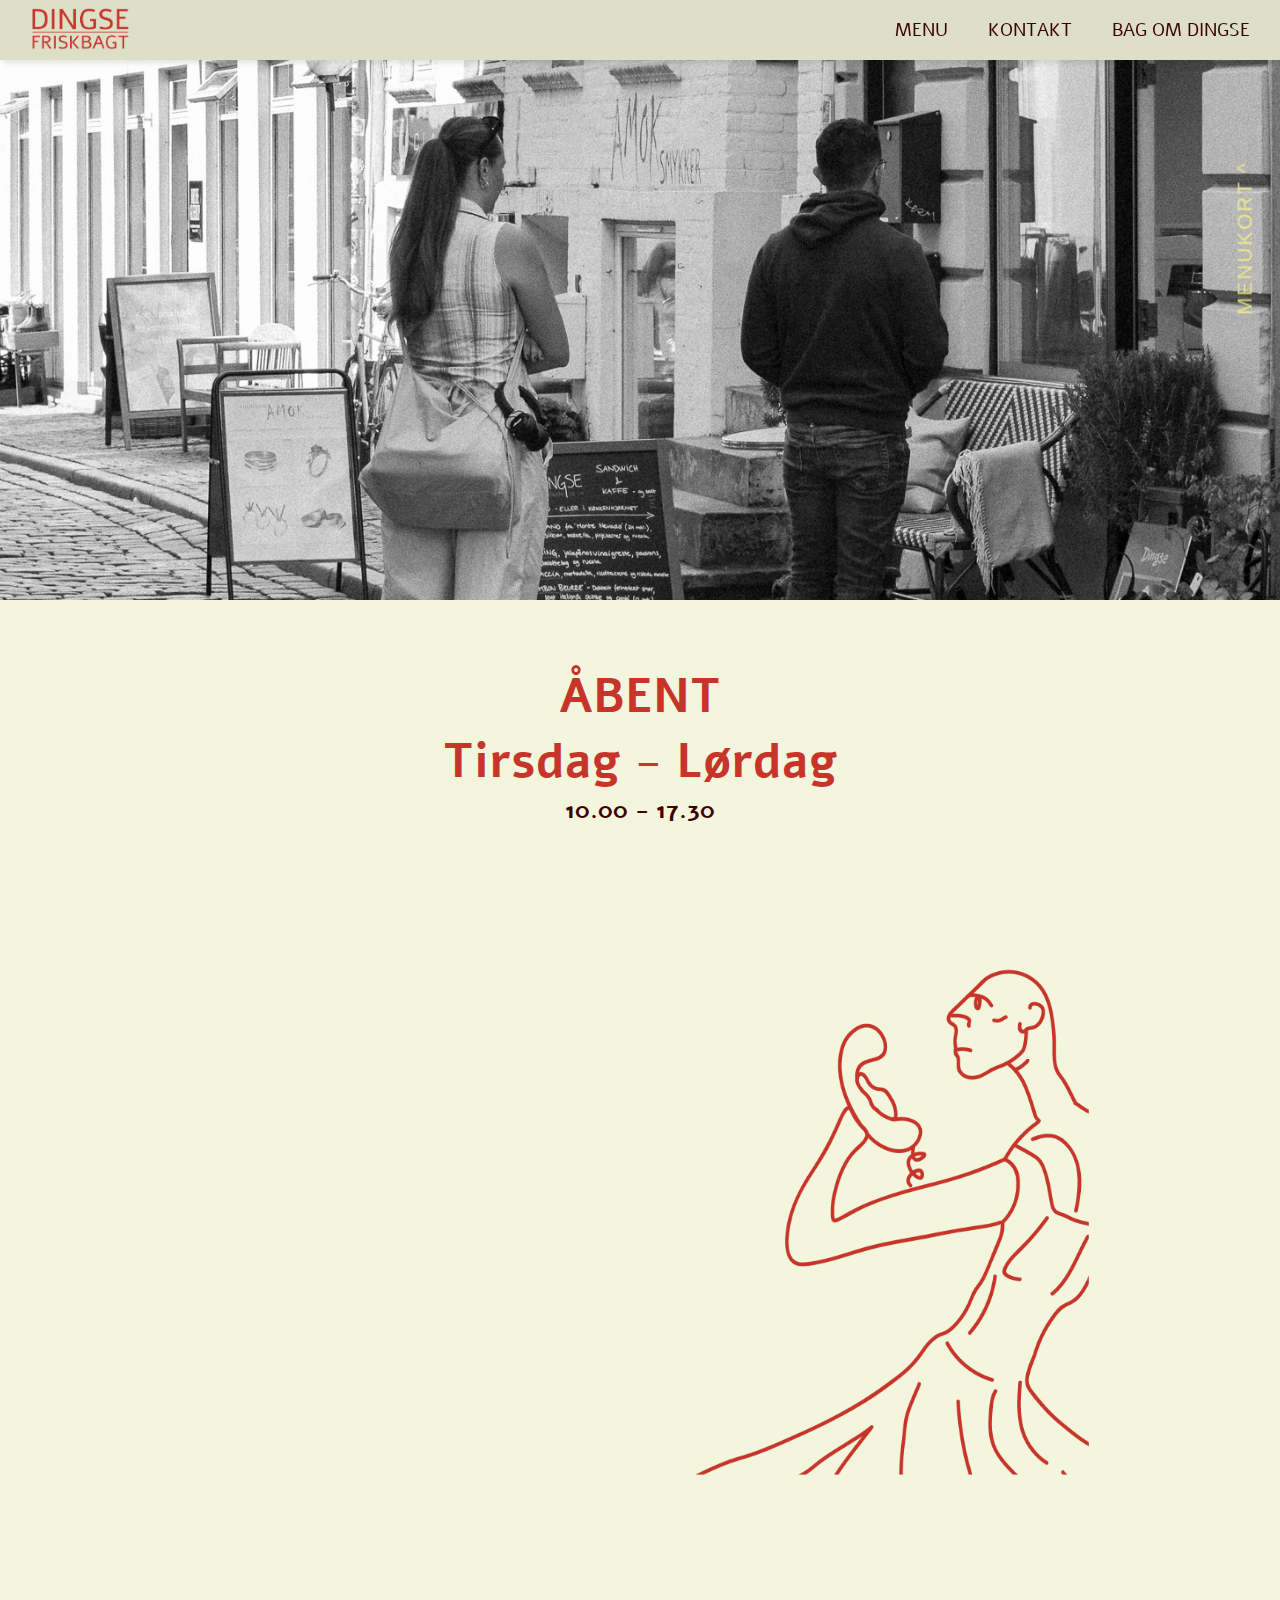
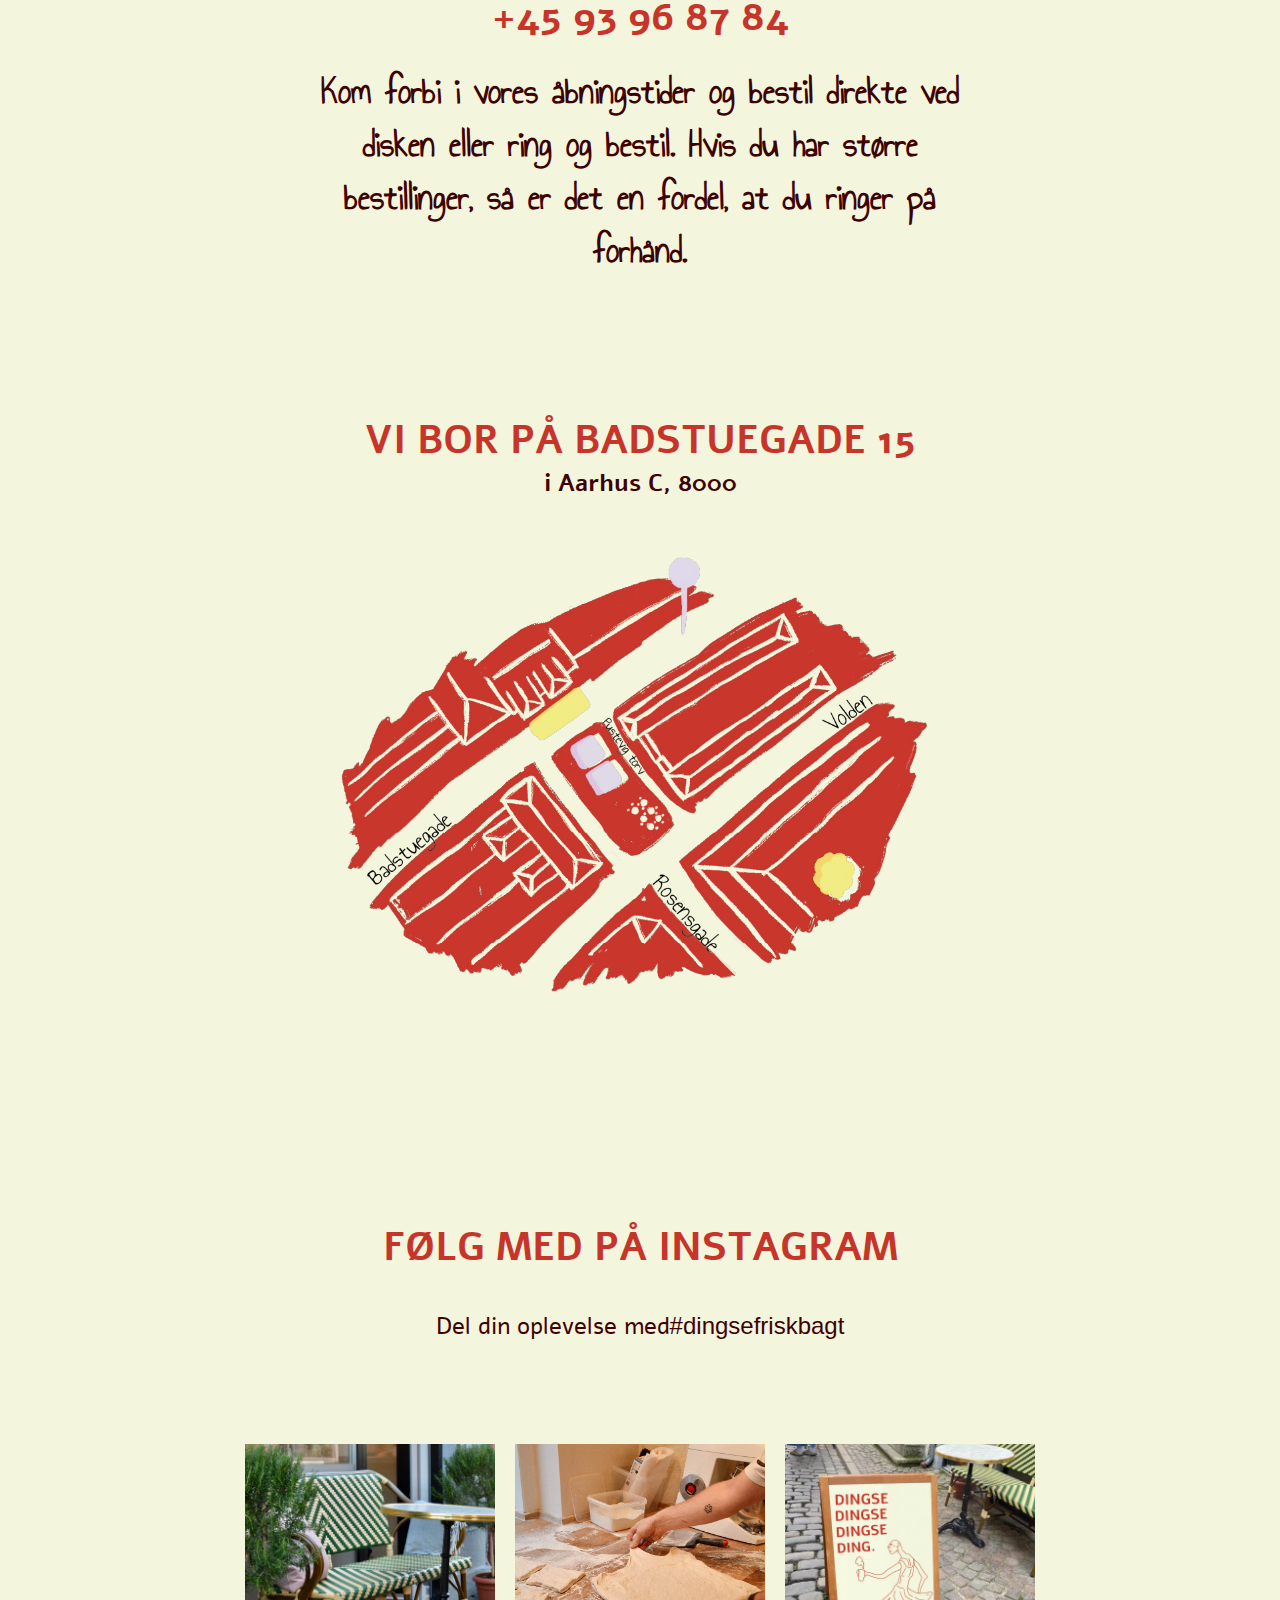
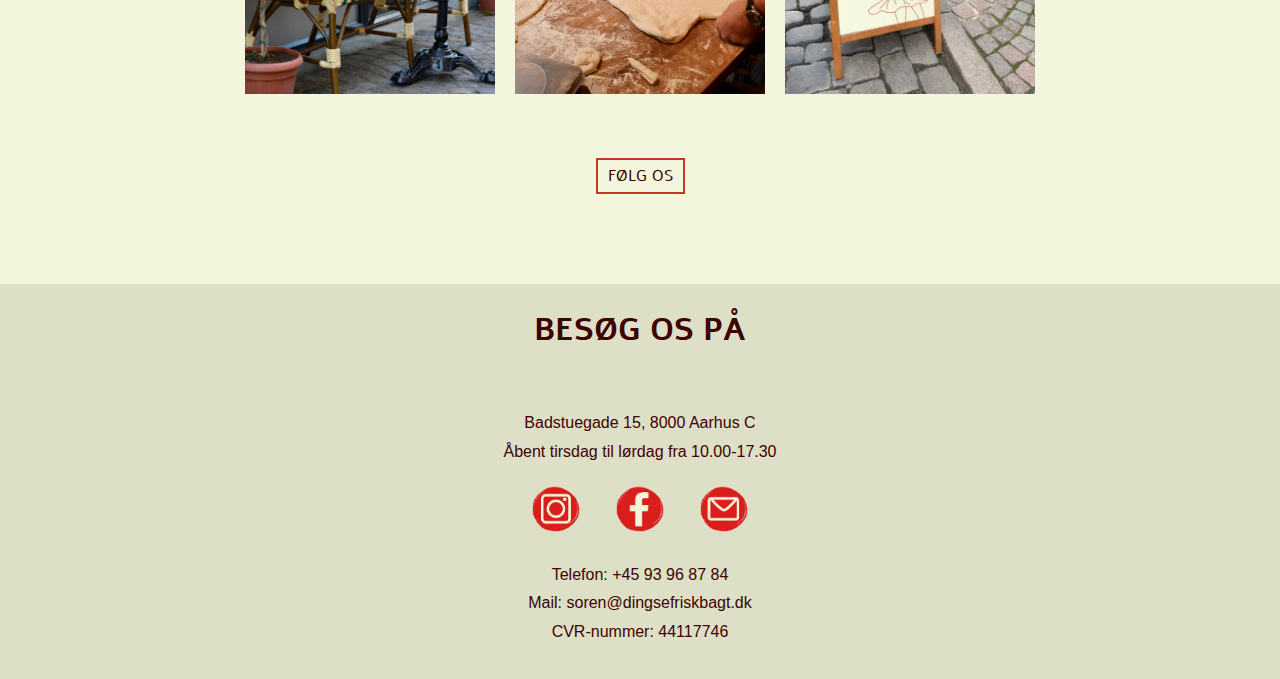
<file: undersider/kontaktos.html>
<!DOCTYPE html>
<html lang="da">
<head>
    <!-- SEO -->
    <meta charset="UTF-8">
    <meta name="viewport" content="width=device-width, initial-scale=1.0">
    <meta property="og:type" content="website">
    <meta property="og:title" content="dingse">
    <meta property="og:site_name" content="dingse">
    <meta name="description" content="På Kontakt os Dingse kan du finde mere information om Dingses adresse og hvornår dingse har åbent og se alle åbningstider.">
    <meta name="keywords" content= "kontakt til dingse, bestil sandwich, Badestuegade 15 Aarhus C, hurtig frokost, Frokost i Aarhus, Dingse åbningstider">
    <meta name="author" content= "Dingse Frisk Bagt i Aarhus C">
    <meta name="geo.placename" content="Aarhus">
    <meta property="og:url" content="https://dingse.karolinebauer.dk/undersider/undersider/kontaktos.html">
    <meta property="og:locale" content="da_dk">
    <meta name="format-detection" content="telephone=no">
    <!-- SEO slut -->

    <title>Bag Om Dingse</title>

    <!-- Favicon -->
    <link rel="icon" type="image/x-icon" href="/img/icon/favicon.svg">

    <!-- Link til font -->
    <link rel="preconnect" href="https://fonts.googleapis.com">
    <link rel="preconnect" href="https://fonts.gstatic.com" crossorigin>
    <link href="https://fonts.googleapis.com/css2?family=Alef:wght@400;700&family=Annie+Use+Your+Telescope&display=swap" rel="stylesheet">

    <link rel="stylesheet" href="../css/style.css">

</head>

<body>
    <header>

        <!-- Navbar -->
        <nav>
            <ul>
                <li><a href="/index.html" class="logo"><img src="/img/icon/logo.webp" alt="Dingse logo" width="100" height="50"></a></li>
                <li class="hideOnMobile"><a href="/undersider/menukort.html">MENU</a></li>
                <li class="hideOnMobile"><a href="/undersider/kontaktos.html">KONTAKT</a></li>
                <li class="hideOnMobile"><a href="/undersider/bagom.html">BAG OM DINGSE</a></li>
                <li class="menu-button" onclick="showSidebar()"><a href="#"><svg xmlns="http://www.w3.org/2000/svg" height="50" viewBox="0 96 960 960" width="50"><path d="M120 816v-60h720v60H120Zm0-210v-60h720v60H120Zm0-210v-60h720v60H120Z" /></svg></a></li>
            </ul>
        </nav>

        <!-- Burgermenu -->
        <div class="sidebar">
            <ul class="uller">
                <li class="krys" onclick="hideSidebar()"><a href="#"><svg xmlns="http://www.w3.org/2000/svg" height="50" viewBox="0 96 960 960" width="50"><path d="m249 849-42-42 231-231-231-231 42-42 231 231 231-231 42 42-231 231 231 231-42 42-231-231-231 231Z" /></svg></a></li>
                <li><a href="/undersider/menukort.html">MENU</a></li>
                <li><a href="/undersider/kontaktos.html">KONTAKT</a></li>
                <li><a href="/undersider/bagom.html">BAG OM DINGSE</a></li>
            </ul>
            <img class="bue1" src="/img/icon/bue1.png" alt="prøv vores lækre menu">
            <img class="bue2" src="/img/icon/bue2.png" alt="ring eller kom forbi">
            <img class="kigop" src="/img/dingsedamer/kigop.png" alt="dingsedame kigger op">
        </div>
    </header>


    <main class="kontakt-main">

        <!-- Ligges udenfor sektion da det er et coverbillede -->
        <div class="coverbillede">
        <img class="coverkontakt" src="/img/sorthvid/biks2.webp" alt="Dingse i Aarhus C">
        </div>

        <section class="kontakt-sektion">
            <div class="openhours"> 
            <h3 class= "alefred" id="openhours"> ÅBENT <br>
                Tirsdag - Lørdag</h3>
            <h2 class= "alefdark"> 10.00 - 17.30</h2>
            </div>

            <section class="ringx4container">
                <div class="ringx4"> 
                <h3 class= "alefred" >RING</h3>
                <h3 class= "alefred" >RING</h3>
                <h3 class= "alefred" >RING</h3>
                <h3 class= "alefred" >RING.</h3> 
                </div>
                <div class="dingsetelefon-div">
                <img class= "dingsetelefon" src="/img/dingsedamer/telefon.png" alt="Dingse åbningstider">
                </div>
            </section>

            <div class="telefon-nummer-kontakt">
            <h2 class= "alefred">+45 93 96 87 84</h2>
            <h2 class="anniestor"> Kom forbi i vores åbningstider og bestil direkte ved disken eller
                ring og bestil.  Hvis du har større bestillinger, så er det en fordel, at
                du ringer på forhånd. </h2>
            </div>

            <div class="adresse-kontakt">
            <h3 class="alefred"> VI BOR PÅ BADSTUEGADE 15</h3>
            <h2 class="alefdark">i Aarhus C, 8000</h2>
            </div>

            <img class="kort-kontakt" src="/img/familystyle/kort.webp" alt="Kort over badestuegade">
        </section>

        <!-- Instagram -->
        <section class="instagram">
            <div class="foelgtekst">
            <h3 class="alefred">FØLG MED PÅ INSTAGRAM</h3>
            <br>
            <h2 class="alefdark" id="responsivetekst1">"dingsefriskbagt"</h2>
            <br>
            <h2 class="alefdark" id="responsivetekst">Del din oplevelse med <b>  #dingsefriskbagt</b></h2>
            </div>
            <div class="billedeserie1">
                <img src="/img/farver/bank.webp" alt="bank" class="foelgbilleder">
                <img src="/img/farver/brodstrak.webp" alt="brød" class="foelgbilleder">
                <img src="/img/farver/plakat.webp" alt="plakat" class="foelgbilleder">
            </div>
            <div class="foelgknap">
            <a href="https://www.instagram.com/dingsefriskbagt/" class="alefdarkknap" id="bestilknapforside2">FØLG OS</a>
         </div>
    </section>

     <!-- Menukort -->
     <div class="menu-container">
        <div class="btn open-btn" id="menuButton">MENUKORT ^</div>
        <div class="popup" id="popup">
            <div class="popup-overlay"></div>
            <div class="main-popup" id="mainPopup">

            <div id="menucard">
                <span class="close-btn">&times;</span>
                <section id="andimg">
                    <div class="morewords" id="morewordsmenu">
                        <h3 class="alefred">SANDWICH</h3>
                        <h3 class="alefred">SANDWICH</h3>
                        <h3 class="alefred">SANDWICH</h3>
                        <h3 class="alefred">SANDWICH</h3>
                    </div>

                    <img src="/img/dingsedamer/fuldfigur.svg" alt="dingse figur">
                    <p class="anniestor" id="tekstmenu">"Vi serverer restaurantkvalitet - i en sandwich"</p>
                </section>

                <section id="menusandwich">
                    <aside class="hidden1">
                        <h3 class="alefred" id="lodretskrift"> SANDWICH</h3>
                    </aside>
                    <hr>
        
        
                    <ul class="hidden" id="sandwichul">
                        <li>
                        <h4 class="alefred" id="prismenu"> Alle sandwich 89kr</h4>
                        </li>
                        
                        <li>
                            <h4 class="menuitemname">SERRANO</h4>
                            <p class="menuitemtxt">fra 'Monte Nevado' (23 mdr.), basilikum, mozarella, pinjekerner & rucola</p>
                        </li>
        
                        <li>
                            <h4 class="menuitemname">KYLLING</h4>
                            <p class="menuitemtxt">jalapenosvinaigrette, padrons, skalotteløg & rucola</p>
                        </li>

                        <li>
                            <h4 class="menuitemname">FOCACCIA</h4>
                            <p class="menuitemtxt">mortadella, ricottacreme & ristede mandler</p>
                        </li>

                        <li>
                            <h4 class="menuitemname">'JAMBON BEURRE'</h4>
                            <p class="menuitemtxt">dobbelt fermenteret smør, kogt italiensk skinke & conté (12 mdr.)</p>
                        </li>

                        <li>
                            <h4 class="menuitemname">ROSÉ REJER</h4>
                            <p class="menuitemtxt">rød peber, chili & tomatiseret mayonaise, frisk agurk & rucola</p>
                        </li>

                        <li>
                            <div class="bladiconrow">
                                <h4 class="menuitemname" id="provencal">SALAD À LA PROVENCAL</h4>  
                                <img class="bladicon" src="/img/icon/blad.webp" alt="vegetar icon">
                            </div>                            
                            <p class="menuitemtxt">nye kartofler, modne tomater, oliven, skalotteløg, estragon, ramsløg & dijon vinaigrette</p>
                        </li>
                    </ul>
        
                    <img class="hidden2" id="menukortsandwichimg" src="/img/familystyle/sandwich.webp" alt="sandwich">
        
                    <aside class="hidden1">
                        <h3 class="alefred" id="lodretskrift2">SØDT</h3>
                    </aside>
        
                    <!-- lodret linje -->
                    <hr>
        
                    <ul class="hidden" id="sodtul">
                        <li>
                            <h4 class="menuitemname">PETIT FOUR / / 15 KR</h4>
                            <p class="menuitemtxt">millionaire shortbread, sprød mørdej, chewy karamel & mørk chokolade</p>
                        </li>
        
                        <li>
                            <h4 class="menuitemname">TIRAMISU / / 20 KR</h4>
                            <p class="menuitemtxt">espresso, marsala & cognac</p>
                        </li>
                    </ul>
        
                    <img class="hidden2" id="menukortkaffeimg" src="/img/familystyle/kaffe.webp" alt="kaffe på bord">

                    <aside class="hidden1">
                        <h3 class="alefred" id="lodretskrift3">DRIKKEVARER</h3>
                    </aside>
                    <!-- lodret linje -->
                    <hr>
        
                    <ul class="hidden" id="drikkeul">
                        <li>
                            <h4 class="menuitemname">VAND / / 25 KR</h4>
                            <p class="menuitemtxt">Dansk vand / / Almindelig vand</p>
                        </li>
        
                        <li>
                            <h4 class="menuitemname">DINGSEVAND / / 40 KR</h4>
                            <p class="menuitemtxt">Vi blander vores egen Dingsevand, lavet af friskpresset juice og danskvand</p>
                        </li>
                        <li>
                            <h4 class="menuitemname">KAFFE</h4>
                            <p class="menuitemtxt">ESPRESSO  / / 30 KR</p>
                            <p class="menuitemtxt">AMERICANO  / / 35 KR</p>
                            <p class="menuitemtxt">CORTADO  / / 35 KR</p>
                            <p class="menuitemtxt">CAPPUCHINO  / / 40 KR</p>
                            <p class="menuitemtxt">LATTE / / 40 KR</p>
                            <p class="menuitemtxt">STOR LATTE  / / 50 KR</p>
                        </li>
                    </ul>
                </section>
                <a href="/undersider/kontaktos.html" class="alefdarkknap" id="bestilknapmenu">BESTIL HER</a>
            </div>
        </div>
        </div>
    </div>

    </main>

    
    <!-- Footer -->
    <footer>
        <h3 class="besøg">BESØG OS PÅ</h3>
        <ul class="info-container1">
            <li>Badstuegade 15, 8000 Aarhus C</li>
            <li>Åbent tirsdag til lørdag  fra 10.00-17.30</li>
            <li class="iconer">
                <a href="https://www.instagram.com/dingsefriskbagt/"><img src="/img/icon/instagram.webp" alt="instagram" class="icon"></a>
                <a href="https://www.facebook.com/profile.php?id=61551035676045"><img src="/img/icon/facebook.webp" alt="facebook" class="icon"></a>
                <a href="https://mail.google.com/"><img src="/img/icon/email.webp" alt="mail" class="icon"></a>
            </li>
        </ul>

        <ul class="info-container2">
        <li>Telefon: +45 93 96 87 84 </li>
        <li>Mail: soren@dingsefriskbagt.dk</li>
        <li>CVR-nummer: 44117746</li>
        </ul>
    </footer>
    
    <script src="/js/script.js"></script>
</body>
</file>
<file: css/style.css>
* {
    margin: 0;
    padding: 0;
    box-sizing: border-box;
    font-family: "Titillium Web", sans-serif;
    scroll-behavior: smooth;
    list-style: none;
    text-decoration: none;
}

/************************general styling ******************************/
/*Farve definationer*/
:root { 
    --red: #c7352a;
    --gul: rgba(243, 236, 134, 0.847);
    /* --gul: #f3ec86; */
    --lilla: #ded7ff;
    --background: #f3f5dd;
    --contrastbackground:#DDDFC7;
    --dark: #3d0200;
}

/*Body styling*/
body{
  background-color: var(--background);
}


/*Font styling*/
h3{
  display: flex;
  color: var(--dark);
  font-family: "Alef", sans-serif;
}

h4{
  display: flex;
  color: var(--dark);
  font-family: "Alef", sans-serif;
  margin-bottom: 2%;
}

p{
  color: var(--dark);
  font-family: "Alef", sans-serif;
  font-size: 0.8em;
}

/*Rød stor font - bliver brugt x4*/
.alefred{
  color: var(--red);
  font-size: 2.5em;
  font-family: "Alef", sans-serif;
}

/*Almindelig font mørk*/
.alefdark{
color: var(--dark);
font-family: "Alef", sans-serif;
}

/*gennemgående knapper*/
.alefdarkknap{
  color: var(--dark);
  font-family: "Alef", sans-serif;
  padding-left: 10px;
  padding-right: 10px;
  padding-top: 5px;
  padding-bottom: 5px;
  border: 2px solid var(--red);
  margin-top: 7%;
  margin-bottom: 7%;
}

/*Håndskrevet font - citater*/
.annielille{
color: var(--dark);
font-size: 1.5em;
font-family: "Annie Use Your Telescope", cursive;
}

/*Håndskrevet font - overskrifter*/
.anniestor{
color: var(--dark);
font-size: 2em;
font-family: "Annie Use Your Telescope", cursive;
}

/***************************** Navbar ****************************/

.logo img {
  width: 100px;
  height: auto;
}

nav {
  background-color: var(--contrastbackground);
  box-shadow: 3px 3px 5px rgba(0, 0, 0, 0.1);
  position: sticky;
  top: 0;
  z-index: 100;
  overflow-x: auto;
}

nav ul {
  width: 100%;
  list-style: none;
  display: flex;
  justify-content: flex-end;
  align-items: center;
  padding: 5px 10px;
}

nav li {
  height: 50px;
}

nav a {
  height: 100%;
  padding: 0 20px;
  text-decoration: none;
  display: flex;
  align-items: center;
  justify-content: center;
  color: var(--dark);
  font-family: "Alef", sans-serif;
  font-size: 1.1rem;
}

.hideOnMobile nav a {
  color: var(--red);
}

nav a:hover {
  border-radius: 10px;
}

nav li:first-child {
  margin-right: auto;
}

/******************************burgermenu indhold******************************/
.sidebar {
  position: fixed;
  top: 0;
  right: 0;
  height: 100vh;
  width: 250px;
  background-color: var(--gul);
  box-shadow: -10px 0 10px rgba(0, 0, 0, 0.1);
  list-style: none;
  display: none;
  flex-direction: column;
  align-items: center;
  justify-content: flex-start;
  padding-top: 170px;
  gap: 20px;
  z-index: 200;
}

.sidebar ul {
  list-style: none;
  padding: 0;
  margin: 0;
  width: 100%;
}

.sidebar li {
  width: 100%;
}

.sidebar a {
  width: 100%;
  text-align: center;
  padding: 10px 0;
  text-decoration: none;
  color: var(--dark);
}

.menu-button {
  display: none;
}

.krys {
  position: absolute;
  left: 140px;
  top: 40px;
}

.kigop {
  position: absolute;
  bottom: 0;
  width: 220px;
  right: 10px;
}

.bue1{
  position: absolute;
  top: 135px;

}

.bue2{
  position: absolute;
  top: 270px;
}



/*******************************Menukort - slide out*******************************/
  /* Menukort */
  #menucard {
    display: flex;
    flex-direction: column;
    gap: 50px;
  }

  #morewordsmenu {
    margin-block-start: 0;
    margin-block-end: 1em;
    margin-top: 170%;
  }

  #tekstmenu {
    line-height: 110%;
    display: flex;
    justify-content: center;
    align-items: center;
    margin-top: 10%;
    font-size: 1.7em;
  }

  #menusandwich {
    display: grid;
    grid-template-columns: 10% 1% 65% 20%;
    grid-row-gap: 50px;
    margin-left: 2%;
    margin-right: 2%;
  }

  #menusandwich li {
    gap: 50px;
  }

  #prismenu {
    font-size: 2em;
    margin-bottom: 5%;
    font-weight: 600;
    font-family: "Annie Use Your Telescope", cursive;
  }

  .bladicon{
    max-width: 100%;
    height:40px;
    padding: 5px;
    margin-left: 5px;
  }

  .bladiconrow{
    display: flex;
    flex-direction: row;
    align-items: center;
  }

  #menukortsandwichimg, #menukortkaffeimg {
    width: 70%;
    grid-column-start: 1;
    grid-column-end: 7;
    justify-self: center;
  }


  #bestilknapmenu{
    width: 40%;
    padding-top: 2%;
    padding-bottom: 2%;
    font-weight: 400;
    display: flex;
    justify-content: center;
    align-items: center;
    margin: 0 auto;
    margin-bottom: 10%;
    margin-top: 10%;
    cursor: pointer;
    transition: background-color 0.3s ease, box-shadow 0.3s ease, transform 0.3s ease;
  } 

  #bestilknapmenu:hover {
    background-color: var(--contrastbackground);
    transform: scale(1.05);
    border-color: var(--red);
  }

  #andimg {
    position: relative;
    margin-top: 600px;
  }

  #andimg h3 {
    display: flex;
    flex-direction: column;
    justify-content: center;
    align-items: center;
    margin-block-start: 1em;
    margin-block-end: 1em;
    font-size: 3.7em;
    z-index: 0;
  }

  #andimg img {
    position: absolute;
    width: 200px;
    z-index: 1;
    top: 65%;
    left: 60%;
    transform: translateX(-50%);
  }

  /*Styling af tekst lodret i menukort*/
  aside{
    grid-column: 1;
  }

  #lodretskrift, #lodretskrift2, #lodretskrift3{
    transform: rotate(90deg);
    font-size: 2em;
    font-weight: 100;
    margin-top: 20%;
  }
  
  /*lodret linje i menukort*/
  hr{
    grid-column: 2;
    background-color: var(--red);
    width: 60%;
    margin-block-start: 0;
    margin-block-end: 0;
    border-width: 0;
  }

  /*Menu elementer styling*/
  #sandwichul, #sodtul, #drikkeul{
    grid-column-start: 3;
    grid-column-end: 5; 
    margin-left: 5%;
  }

  #sandwichul li, #sodtul li, #drikkeul li{
    margin-block-end: 1.5em;
    margin-block-start: 0em;
  }

  .menuitemname{
    font-weight: 400;
  }

  /*Styler sandwich ord med vegetar icon*/
  #provencal{
    margin-bottom: 0;
  }

  /*Styling af menukort animation*/
  .hidden{
    opacity: 0;
    transform: translateX(+100%);
    transition: all 1.5s;
  }

  .hidden2{
    opacity: 0;
    transform: translateX(+100%);
    transition: all 1.5s;
  }

  .show{
    opacity: 1;
    transform: translateX(0);
  }

/* popud menu */
.menu-container {
    width: 100%;
    display: flex;
    flex-direction: column;
    justify-content: center;
    align-items: center;
    z-index: 20000;
  }
  
  .btn {
    display: inline-block;
    margin: 10px;
    color: var(--gul);
    padding: 10px 20px;
    font-size: 16px;
    border: none;
    cursor: pointer;
    transform: rotate(-90deg);
    position: fixed;
    top: 200px;
    right: -80px;
    z-index: 9;
  }

  .sticky {
    position: fixed;
    top: 10px;
    right: 10px;
  }
  
  .open-btn {
    font-size: 1.3rem;
    text-transform: uppercase;
    letter-spacing: 2px;
    padding: 1rem 1.8rem;
    cursor: pointer;
  }
  
  .popup {
    display: none;
    position: fixed;
    top: 0;
    left: 0;
    width: 100%;
    height: 100%;
    background-color: var(--background); /* Semi-transparent overlay */
    z-index: 999;
    overflow-y: auto; /* Enable vertical scrolling */
  }
  
  .main-popup {
    position: absolute;
    height: 100vh; /* Juster højden efter behov */
    width: 100%; /* Juster bredden efter behov */
    z-index: 999; /* Juster z-indekset efter behov */
    padding-top: 300pc;
    background: var(--background);
    padding: 30px 20px;
    line-height: 1rem;
    display: flex;
    justify-content: center;
    align-items: center;
    max-width: none; /* Fjerner fast maksimal bredde */
    overflow-x: hidden; /* Forhindrer vandret rulning */
    transform: translateX(100%);
}

  
  .popup-overlay {
    background-color: var(--gul);
    height: 100vh;
    width: 100%;
    right: 0;
    position: relative; /* Ændrer position til relativ */
    overflow-x: hidden; /* Forhindrer vandret rulning på overlay */
    max-width: 100%;
  }
  

  .main-popup.slide-in {
    animation: slide-in 0.5s ease forwards;
  }
  
  .main-popup.slide-out {
    animation: slide-out 0.5s ease forwards;
  }
  
  .close-btn {
    padding: 10px;
    display: flex;
    justify-content: flex-end;
    position: sticky;
    top: 1rem;
    right: 1rem;
    font-size: 2rem;
    cursor: pointer;
    transition: .5s ease all;
    z-index: 100;
  }
  
  .popup-content p {
    font-size: 1.5rem;
    line-height: 2rem;
  }
  
  @keyframes slide-in {
    0% {
      transform: translateX(100%);
    }
    100% {
      transform: translateX(0);
    }
  }
  
  @keyframes slide-out {
    0% {
      transform: translateX(0);
    }
    100% {
      transform: translateX(100%);
    }
  }
  
  
/**************************************************/
/********************* Forside ********************/
  /* video forside */
    .forside1 {
      height: 92vh;
      position: relative; /* Tilføjer position: relative; til forældreelementet */
    }

    .forside-video {
      width: 100%;
      height: 100%; /* Sætter videoens højde til 100% af forældreelementets højde */
      position: absolute;
      top: 0;
      left: 0;
      object-fit: cover; /* Sikrer, at videoen fylder hele forældreelementet uden at miste proportioner */
    }

  /* scrool pil */
    .pil{
      position: absolute;
      top: 85%;
      left: 50%;
      transform: translate(-50%, -50%);
    }

    .pil div{
      display: block;
      width: 25px;
      height: 25px;
      border-bottom: 5px solid var(--gul);
      border-right: 5px solid var(--gul);
      transform: rotate(45deg);
      margin: -5px;
      animation: animate 2s infinite;
    }

    .pil div:nth-child(2){
      animation-delay: -0.2s;
    }

    .pil div:nth-child(3){
      animation-delay: -0.4s;
    }

    @keyframes animate{
      0% {
        opacity: 0;
        transform: rotate(45deg) translate(-20px, -20px);
      }
      50% {
        opacity: 1;
      }
      100% {
        opacity: 0;
        transform: rotate(45deg) translate(20px, 20px);
      }
    }

  /* forside sektion med dingse og 4xord*/
    .firexdingse {
      margin-top: -10%;
      margin-left: 30%;
      font-size: 2rem;
    }

    .firexdingse h3 {
      opacity: 0;
      transform: translateY(20px); /* Startposition under deres endelige destination */
      transition: opacity 0.2s ease-out, transform 0.2s ease-out;
    }

    .firexdingse h3.visible {
      opacity: 1;
      transform: translateY(0); /* Endelig position */
    }

      /* dingsedame */
      .dingseukop {
        width: 60%;
        margin-top: 10%;
      }

  /* midtersection */
  .midtersection {
    display: flex;
    flex-direction: column;
    justify-content: center;
    align-items: center; 
    margin: 8% 10%;
    text-align: center;
    margin-top: 8%;
  }

  /* Fjerner noget af teksten fra mobil version */
    .responsivetekst {
      display: none;
    }

    #responsivetekst {
      display: none;
    }
    
    #responsivetekst1 {
      display: flex;
      justify-content: center;
      font-weight: 200;
    }

    #responsivetekst2 {
      display: flex;
      justify-content: center;
      font-weight: 200;
    }
    
  /* tekst til midtersection */
    .knap {
      border: 2px solid #c7352a; 
      margin-left: 20px;
      margin-right: 20px;
      padding-bottom: 2px; 
    }

    #kursivtekst {
      margin-top: 5%;
      margin-left: 5%;
      margin-right: 5%;
      text-align: center;
      font-weight: 200;
    }

  /* billeder på midtersection */
    .udefraillustration {
      width: 80%;
      height: 80%;
      margin-top: 5%;
      margin-bottom: 5%;
    }

    .broedforside{
      width: 100%;
      height: 100%;
      margin-top: 0;
      object-fit: cover;
    }

  /* instagram sektion */

    .instagram {
      margin-top: 20%;
    }

    .foelgtekst {
      text-align: center;
      align-items: center;
      display: flex;
      flex-direction: column;
      margin-top: 10%;
    }

    .midtersection h2 {
    padding: 2%;
    }


   /* billeder til instagram sektion */
    .foelgbilleder {
    display: flex;
    justify-content: center;
    align-items: center;
    width: 60%;
    height: 60%;
    flex-direction: column;
    margin-top: 8%;
    }

    .billedeserie1 {
    display: flex;
    justify-content: center;
    align-items: center;
    text-align: center;
    flex-direction: column;
    }


    .desktopbilleder {
      display: none;
    }

    .desktopbilleder img {
      display: none;}

      /*følgos knap forside*/
      .bestilknapforside2{
        width: 40%;
        padding-top: 1%;
        padding-bottom: 1%;
        font-weight: 500;
        display: flex;
        justify-content: center;
        align-items: center;
        margin: 0 auto;
        margin-bottom: 10%;
        margin-top: 2%;
        cursor: pointer;
        transition: background-color 0.3s ease, box-shadow 0.3s ease, transform 0.3s ease;
      }
  
      .bestilknapforside2:hover {
        background-color: var(--contrastbackground);
        transform: scale(1.05);
        border-color: var(--red);
      }

      .foelgknap {
        display: flex;
        justify-content: center;
        align-items: center;
        }
  


/**************************************************/
/******************* Kontakt os *******************/ 

 /* Styling af font med ID for at størrelserne passer */

  #openhours{
    font-size: 2em;
    display: flex;
    text-align: center;
    justify-content: center;
  }

  #vibor, #adressekontakt{
    font-size: 2em;
  }

  /* Styling af tekst + padding */

  .kontakt-main {
    display: flex;
    flex-direction: column;
    gap: 2%;
    text-align: center;
  }

  /* Styling af billeder på kontakt siden */

  .coverbillede {
    height: 40vh;
    position: relative;
  }

  .coverkontakt {
    position: absolute;
    object-fit: cover;
    width: 100%;
    height: 100%;
    left: 0;
  }

  .kort-kontakt {
    width: 100%;
    height: auto;
  }

  /* Tilføjet padding for at give luft mellem teksten på siden. Tilføjet i % for at være responsiv */
  .kontakt-sektion {
    padding: 5%;
  }

  .adresse-kontakt {
    padding: 5%;
    text-align: center;
  }

  .telefon-nummer-kontakt {
    padding: 5%;
  }
  .telefon-nummer-kontakt h2 {
    margin-bottom: 3%;
  }

  /* Styling af ring tekst + dingsedame med telefon. Da dette er en lidt anden styling end en colum bruges inline grid */
    .ringx4container {
      display: grid;
      grid-template-columns: 1fr 1fr;
      padding: 5%;
      margin: auto;
      box-sizing: border-box;
      width: fit-content;
    }

    .ringx4 {
      text-align: center;
      padding: 5%;
      background-color: var(--background);
    }

    .ringx4 h3 {
      opacity: 0;
      transform: translateY(20px); /* Startposition under deres endelige destination */
      transition: opacity 0.2s ease-out, transform 0.2s ease-out;
    }

    .ringx4 h3.visible {
      opacity: 1;
      transform: translateY(0); 
    }

    .dingsetelefon {
      width: auto;
      height: 35vh;
    }

    .foelgknap1 {
      margin: 5% 5%;
      }

/**************************************************/
/***************** Menukort i html ****************/

  .menukort_main{
    display: flex;
    min-height: 100vh;
  }

  #menucard2 {
    display: flex;
    flex-direction: column;
    gap: 50px;
  }

  /* tekst til menukort html */
  #morewordsmenu2 {
    margin-block-start: 0;
    margin-block-end: 1em;
  }

  #andimg2 h3 {
    display: flex;
    flex-direction: column;
    justify-content: center;
    align-items: center;
    font-size: 3.7em;
    z-index: 0;
  }

  #tekstmenu2 {
    line-height: 110%;
    display: flex;
    justify-content: center;
    align-items: center;
    margin-top: 10%;
    margin-bottom: 10%;
    margin-left: 5%;
    margin-right: 5%;
    font-size: 1.7em;
  }

  /* menukort html billeder */
  #andimg2 {
    position: relative;
    margin-top: 50px;
  }

  #andimg2 img {
    position: absolute;
    width: 250px;
    z-index: 1;
    top: 10%;
    left: 60%;
    transform: translateX(-50%);
  }


  .krysmenuhtml{
    position: absolute;
    right: 20px;
    margin-top: 10px;
  }
 
/**************************************************/
/************ Bag om Dingse ************/

  /* Styling af første del af bagom tekst*/
    .bagom1{
      display: grid;
    }

    .bagom1 h1 {
      text-align: center;
      padding: 5%; 
    }

    .bagom1 p {
      padding: 5%;
      text-align: justify;
    }

  .tekst_container_bagom {
    margin-top: 10%;
  }

  .broedtekst {
    display: flex;
    justify-content: center;
    text-align: justify;
    align-items: center;
    margin-left: 10%;
    margin-right: 10%;
    margin-bottom: 1%;
    line-height: 2rem;
  }

  #mere {
    margin-left: 10%;
  }

  .bagom-ordx4 {
    padding: 5% 3%;
    margin-left: 20px;
  }


  /* Styler så billedet er 100% på telefon */
    .bagom1 img{
      width: 100%;
    }

    .read-more img{
      width: 100%;
    }

  /* Styler søren og olivia teksten til mobil */
    .bagom-ordx4 {
      padding: 5% 3%;
      margin-left: 20px;
    }

    .bagom-ordx4 h3 {
      opacity: 0;
      transform: translateY(20px); /* Startposition under deres endelige destination */
      animation: pop 0.2s forwards;
    }

    .bagom-ordx4 h3:nth-child(1) {
      animation-delay: 0s;
    }

    .bagom-ordx4 h3:nth-child(2) {
      animation-delay: 0.2s;
    }

    .bagom-ordx4 h3:nth-child(3) {
      animation-delay: 0.4s;
    }

    .bagom-ordx4 h3:nth-child(4) {
      animation-delay: 0.6s;
    }

    @keyframes pop {
      to {
          opacity: 1;
          transform: translateY(0); /* Endelig position */
      }
    }

  
  /*** Bag om undersider ****/
  /* om søren og olivia */
    #tekst_container_bagom {
      display: flex;
      flex-direction: column;
      align-items: center; 
    }

    .skjult {
      display: none; /*fjerner tekst*/
    }

    #laesMereKnap, #lukKnap {
      border: 2px solid #c7352a; 
      padding-bottom: 2px;
      display: flex;
      justify-content: center;
      margin: 0 40% 70px 40%;
    }

    #lukKnap {
      display: none;  
    }

  /* Fold ud sektioner til bagom */
    .read-more {
      margin: 60px 0;
    }

    .faqer {
      margin-bottom: 15%;
      margin-left: 10%;
      margin-right: 10%;
    }

    .read-more-content {
      display: flex;
      justify-content: space-between;
      margin-bottom: 10px;
    }

    .text {
      background-color: var(--background);
      width: 50%;
      color: #FFFFFF;
      padding: 20px;
      box-sizing: border-box;
      line-height: 2rem;
    }

    .mobil_broed {
      display: none;
    }

    .img {
      background-color: var(--background);
      width: 50%;
      padding: 20px;
      box-sizing: border-box;
    }

  /*læs mere knap bag om*/
    .fold_reply {
      display: flex;
      cursor: pointer; 
      text-align: center;
      justify-content: center;
      align-items: center;
      margin-left: -84%;
      margin-top: -10%;
    }

    .in{
      margin-left: 0;
    }


    .fold_btn {
      padding: 5px 10px;
      margin: 10px 0;
      background-color: var(--contrastbackground);
      color: var(--dark);
      font-family: "Alef", sans-serif;
      text-align: center;
      cursor: pointer;
      width: 8em;
    }

    .fold_btn1 {
      padding: 5px 10px;
      margin: 10px 0;
      background-color: var(--contrastbackground);
      color: var(--dark);
      font-family: "Alef", sans-serif;
      text-align: center;
      cursor: pointer;
      width: 8em;
      margin-left: 92% ;
      margin-left: 90% ;}

    .fold_in_btn {
      display: block;
      width: 25px;
      height: 25px;
      border-bottom: 5px solid var(--red);
      border-right: 5px solid var(--red);
      transform: rotate(225deg);
      margin-top: 220px;
      margin-left: 0;
      animation: hop 1s ease-in-out infinite;
    }

    @keyframes hop {
      0% { transform: translateY(0) rotate(225deg); }
      50% { transform: translateY(-10px) rotate(225deg); }
      100% { transform: translateY(0) rotate(225deg); }
    }



    .reply {
      display: none; 
      background-color: var(--contrastbackground);
      margin-bottom: 7%;
      padding: 11% 0 3% 0;
    }

  /* Styling af fold ud siderne */
    .content {
      display: none;
      overflow: hidden;
    }


  /*************** surdej foldud side *************/
    /* tekst til foldud surdej */

      #h1_foldud {
        font-weight: 100;
        margin-bottom: 2%;
      }

      #h2_foldud {
      font-weight: 100;
      margin-bottom: -7%;
      }

      .h3_foldud {
      font-size: 3rem;
      color: #c7352a;
      margin-left: 22%;
      margin-bottom: 1%;
      }

      #h3_foldud_siden {
        font-size: 3rem;
        color: #c7352a;
        margin-left: 58%;
        margin-top: -5%;
        }

      #p_foldud {
        margin-right: 30%;
        margin-bottom: 5%;
      }

      .p_foldud_info {
        margin-left: 25%;
        margin-right: 55%;
        margin-top: 2%;
      }

      .p_foldud_info_side {
      margin-left: 60%;
      margin-right: 20%;
      }

      .tekst_foldud_bagom {
        margin-top: 5%;
        margin-left: 10%;
        margin-right: 10%;
        margin-bottom: 10%;
      }

    /* billeder foldud bagom surdej */
      .surdej5 {
        object-fit: cover;
        height: 50vh;
        width: 35vh;
        margin-top: -180px;
      }

      #fermentering_af_surdej {
      width: 20%;
      margin-left: 25%;
      margin-top: -2%;
      }

      #straek_og_fold_surdej {
      width: 20%;
      margin-left: 60%;
      }

      #bages_ved_hoej_varme {
      width: 20%;
      margin-left: 25%;
      margin-top: -2%;
      }

      .laesmere_hover:hover {
        background-color: var(--gul); 
        transform: scale(1.05);
      }

  /***********dingsevand foldud side**************/

    /* tekst til folud dingsevand */

      .dingsedrik_titel {
        margin-top: -8%;
        margin-left: 10%;
      }

      #h2_hjemmelavet {
        font-weight: 100;
      }

      .p_foldud_dingsevand {
        display: flex;
        justify-content: center;
        align-items: center;
        text-align: center;
        margin-left: 20.5%;
        margin-right: 20.5%;
        margin-top: 5%;
      }

      #h3_foldud_dingsevand {
        display: flex;
        justify-content: center;
        align-items: center;
        text-align: center;
        margin-left: 20.5%;
        margin-right: 20.5%;
        margin-top: 5%;
      }


    /* billeder foldud dingsevand */
      #dingsevand_figur {
        width: 40%;
        margin-left: 50%;
        margin-top: -7%;
        margin-bottom: 5%;
      }

      .dingsevand-fotocontainer {
        display: flex;
        justify-content: center;
        align-items: center;
        gap: 30px; 
      }

      .dingsevand-fotocontainer img {
        object-fit: cover;
        width: 50vh;
        height: 50vh;
      }


      .dingsevand_illustration {
        display: flex;
        justify-content: center;
        align-items: center;
      }

      #dingsevand_illustration {
        width: 30%;
        height: auto;
        margin-top: 3%;
      }

    /* smagsvarianter */
      .smagsvarianter {
        display: flex;
        justify-content: center; 
        align-items: center;     
        gap: 40px;  
        margin-top: 5%; 
        margin-bottom: 3%;            
      }

      .smagsvarianter > div {
        text-align: center;      
      }

      .smagsvarianter img {
        width: 120px;            
        height: auto;
      }

  /************* råvarer foldud side ****************/
    /* tekst i folud råvare */
      #h2_foldud_raevare {
        font-weight: 100;
        margin-top: -7%;
        display: flex;
        justify-content: center;
        align-items: center;
        text-align: center;
        margin-left: 17%;
        margin-right: 17%;
        margin-bottom: 5%;
      }

      .p_foldud_raevare_mobil {
        display: none;
      }

      .p_foldud_raevare {
        margin-top: 5%;
        display: flex;
        justify-content: center;
        align-items: center;
        text-align: justify;
        margin-left: 20%;
        margin-right: 20%;
      }

      .p_foldud_raevare_desk {
        margin-top: 5%;
        display: flex;
        justify-content: center;
        align-items: center;
        text-align: justify;
        margin-left: 20%;
        margin-right: 20%;
      }

    /* billeder/video i foldud råvare */
      .bagom-raevare {
        display: flex;
        align-content: center;
        justify-content: center;
      }
      .raevare-video {
        width: 60%;
      }

      .platte_container {
        display: flex;
        justify-content: center; 
        align-items: center;  
        margin-top: 5%;
        margin-bottom: 5%;
      }

      .platte {
        width: 80%;             
        max-width: 600px;       
        height: auto;            
      }

    /* olivien oliecontainer */
      .oliven_container {
        display: flex;
        justify-content: center;
        align-items: center;
        gap: 10%;
        margin-top: 10%;
        margin-bottom: 10%;
      }

      .olivenolie_og_smoer {
        max-width: 300px;
      }



  /* Gallery section styling */
    .galleri {
      display: flex;
      justify-content: center;
      flex-direction: column;
      text-align: center;
      padding: 2em 1em;
      margin-bottom: 5%;
      margin-top: -5%;
      margin-left: 7%;
      margin-right: 7%;
    }

    #galleri_tekst {
      display: flex;
      align-items: center;
      justify-content: center;
    }

    #galleri_tekst1 {
      margin-bottom: 3%;
    }

    .insta-container {
      display: flex;
      justify-content: center;
      text-align: justify;
      flex-direction: column;
      margin-top: 3%;
      margin-left: 6%;
      margin-right: 20%;
    }


    /* Image container styling */
    .foto-container {
      display: flex;
      flex-wrap: wrap;
      gap: 1em; 
      justify-content: center;
    }

    /* Mobile image styling */
    .fotomobil {
      width: 100%;
      height: auto;
    }

    .fotodesktop {
      width: 80%;
      height: auto;
    }

    
    .fotodesktop {
      display: none;
    }

/************************************************* */
/*********************** Footer *********************/
footer {
  background-color: #DDDFC7; 
  padding: 2rem 0;
  display: flex;
  flex-direction: column;
  align-items: center;
  line-height: 1.8rem;
  color: #3d0200;
  width: 100%;
  box-sizing: border-box;
  bottom: 0;
  left: 0;
}

.info-container1,
.info-container2 {
  list-style-type: none;
  text-align: center;
  padding: 0;
  margin: 0;
}

.besøg {
  margin-bottom: 5%;
}

/* icon styling */
.icon {
  width: 3rem;
  margin-top: 7%;
  margin-bottom: 7%;
  margin-left: 1rem; 
  margin-right: 1rem; 
} 


/**************************************************/

/**********Media Querey Computer***********/


  /* Vi har stylet alt vores CSS mobile first og tilføjet media querys til desktop efter */

  
  /* STYLING AF FONT TIL COMPUTER */
@media (min-width: 700px) {
      /*Font styling*/
      h3{
        display: flex;
        color: var(--dark);
        font-family: "Alef", sans-serif;
      }

      h4{
        display: flex;
        color: var(--dark);
        font-family: "Alef", sans-serif;
      }

      p{
        color: var(--dark);
        font-family: "Alef", sans-serif;
        font-size: 1.2em;
      }

      /*Rød stor font - bliver brugt x4*/
      .alefred{
        color: var(--red);
        font-family: "Alef", sans-serif;
      }

      .anniestor {
        color: var(--dark);
        font-size: 2.3em;
        font-family: "Annie Use Your Telescope", cursive;
      }
    }

  /********** Menukort **********/
  @media (min-width: 400px) {
    
    /*Sektion med billed og 4x sandwich på menukort*/
    #andimg{
      margin-top: 230%;
    }

  }

  @media (min-width: 525px) {
    /* Styling af menukort*/
    /* Sektion med ord og billede*/
    #morewordsmenu{
      margin-top: 190%;
      font-size: 130%;
    }

    /* Øverste dingsedame på menukortet*/
    #andimg img{
      width: 270px;
      top: 70%;
    }

    /* Sandwich, sødt og drikkevare listerne på menukort*/
    #sandwichul, #sodtul, #drikkeul{
      font-size: 150%;
      line-height: 130%;
    }

    /*De lodrette skrifter i asiden på menukort*/
    #lodretskrift, #lodretskrift2, #lodretskrift3{
      font-size: 300%;
    }
  }

  @media (min-width: 800px) {

    #andimg img{
      top: 65%;
      width: 300px;
    }

    #andimg h3 {
      margin-top: 40%;
      display: flex;
      flex-direction: column;
      justify-content: center;
      align-items: center;
      margin-block-start: 1em;
      margin-block-end: 1em;
    }

    #morewordsmenu{
      margin-top: 130%;
      font-size: 150%;
    }

    #lodretskrift, #lodretskrift2, #lodretskrift3{
      margin-top: 36%;
    }

    #tekstmenu {
      font-size: 2em;
    }

    #tekstmenu2 {
      font-size: 2em;
    }

    .menuitemname{
      font-size: 1em;
    }

    .menuitemtxt{
      font-size: 0.8em;
      text-align: left;
    }

    #bestilknapmenu{
      font-size: 1.2em;
    }

    #bestilknapforside{
      font-size: 1.2em;
    }

  h3{
      display: flex;
      color: var(--dark);
      font-family: "Alef", sans-serif;
      font-size: 2em;
    }
      

  /******STYLER MEDIA OVER 800PX******/ 
  @media(min-width: 800px) {
    
    .main-popup {
      max-width: 50%; 
      width: 100%; 
      height: 100vh; 
      left: 50%;
      transform: translate(-50%, -50%);
    }

    .popup-overlay {
      background-color: var(--gul);
      height: 100vh;
      width: 100%;
      position: absolute;
      z-index: -1;
      overflow-x: auto; 
    }
    
    #andimg img{
      width: 320px;
      top: 70%;
    }

    #andimg h3 {
      font-size: 4em;
    }
    /*  */
    #morewordsmenu{
      margin-top: 200%;
    }

    .menuitemname{
      font-size: 1em;
    }

  /******** forside *******/
   /* dingsefigur og multiwords på forside*/
   .dingseukop {
    width: 60%;
  }
  .multiwords{
    display: grid;
    grid-template-columns: 1fr 1fr;
    box-sizing: border-box;
    margin-top: 5%;
  }

  .firexdingse {
    margin-top: 25%;
  }

  .baggrunddingse {
    background-color: #c7352a;
  }

    .broedforside{
      display: none;
    }

    #lodretskrift, #lodretskrift2, #lodretskrift3{
      font-size: 300%;
    }

    #sandwichul, #sodtul, #drikkeul{
      line-height: 130%;
    }

  /* Styling af ekstra billeder til forsiden til desktop */
    .desktopbilleder {
      display: flex;
      flex-direction: row;
      margin-top: 5%;
    }

    .desktopbilleder img {
      display: flex;
      width: 65vh;
      height: 45vh;
      object-fit: cover;
      overflow: hidden;
    }
    .brødforside {
      display: none;
    }
  

  /* midtersection på forside*/
    .responsivetekst {
      margin-left: 5%;
      margin-right: 5%;
      padding: 2%;
      display: flex;
      justify-content: center;
      align-items: center;
      text-align: center;
      font-weight: 300;
      font-size: 1.7em;
    }

    .responsivetekst {
      display: flex;
    }

    #responsivetekst {
      display: flex;
      justify-content: center;
      align-items: center;
      text-align: center;
      font-weight: 300;
      font-size: 1.5em;
    }

    #responsivetekst {
      display: flex;
    }

    #responsivetekst1 {
    display: none;
    }

    #responsivetekst2 {
      display: none;
    }

    .midtersection {
      display: flex;
      flex-direction: column;
      justify-content: center;
      align-items: center; 
      margin-top: 5%;
    }

    .alefdarkknap {
      margin-top: 5%;
    }

  /* tekst til midtersection forside*/
    .knap {
      border: 2px solid #c7352a; 
      padding-bottom: 2px; 
    }

  /* billeder på midtersection af forside*/
    .udefraillustration {
      width: 50%;
      height: 50%;
    }

  /* instagram sektion forside */
    .instagram {
      margin-top: 10%;
      
    }

    .foelgtekst {
      display: flex;
      align-items: center;
      flex-direction: column;
      justify-content: space-between;
      margin-left: 10%;
      margin-right: 10%;
    }

    .billedeserie1{
      flex-direction: row;
      gap: 20px;   
    }

    .foelgbilleder {
    display: flex;
    object-fit: cover;
    width: 250px;
    height: 250px;
    }

    .kursivtekst{
      margin-left: 23%;
      margin-right: 21%;
      font-size: 3em;
      text-align: center;
    }

  /* tekst til midtersection */
  .knap {
    border: 2px solid #c7352a; 
    padding-bottom: 2px; 
  }

  /* billeder på midtersection */
  .udefraillustration {
    width: 50%;
    height: 50%;
    margin-top: 5%;
    margin-bottom: 5%;
  }

  /* følgknap til instagram sektion */

    .foelgknap {
      display: flex;
      justify-content: center;
      align-items: center;
    }

  /*************** kontakt os ****************/
    #openhours {
      font-size: 3rem;
    }

    .kursivtekst{
      margin-left: 23%;
      margin-right: 21%;
      text-align: center;
    }

    .dingsetelefon {
      width: 130%;
      height: 100%;
    }

    .ringx4 {
      margin-top: 35%;
      font-size: 2rem;
    }

    .ringx4container {
    width: 70%;
    height: 70%;
    }

    .adresse-kontakt {
      display: flex;
      justify-content: center;
      flex-direction: column;
      align-items: center;
    }

    .kort-kontakt {
      width: 55%;
    }

    .telefon-nummer-kontakt {
      margin-left: 15%;
      margin-right: 15%;
    }

    .coverbillede {
      height: 60vh;
      position: relative;
    }

    .coverkontakt {
      position: absolute;
      object-fit: cover;
      width: 100%;
      height: 100%;
      left: 0;
    }

    #openhours {
      font-size: 3rem;
    }

    .dingsetelefon {
      width: 130%;
      height: 100%;
    }

    .ringx4 {
      margin-top: 35%;
    }

    .ringx4container {
    width: 70%;
    height: 70%;
    }

    .adresse-kontakt {
      display: flex;
      justify-content: center;
      flex-direction: column;
      align-items: center;
    }

    .kort-kontakt {
      width: 55%;
    }

    .telefon-nummer-kontakt {
      margin-left: 15%;
      margin-right: 15%;
    }

    /************** Bagom **************/
/* læs mere knap */
  
    #indhold {
      display: block !important;
  }
  #laesMereKnap, #lukKnap {
    display: none !important;
  }

  }
    
    /* **** Styling af første del af bagom - Søren og olivia billede + tekst **** */
    .bagom1 {
      display: grid;
    }

    #mere {
      padding-left: 1%;
      padding-bottom: 3%;
    }
    
    .bagom-ordx4 {
      justify-self: center;
      align-self: center;
      font-size: 1.5rem;
    }

    .bagom1 h1 {
      text-align: center;
      padding-top: 2%; 
      padding-bottom: 1%;
    }
    .bagom1 p {
      padding: 2%;
    }

  /*  Styles med en anden class for at få korrekt opsætning */
    .bagom1-desktop{
      display: grid;
      grid-template-columns: 1fr 1fr;
    }

    .bagom1 h1 {
      justify-self: center;
      align-self: center;
    }

    /* Styling af billedet af søren og olivia, billedet croppes til desktop*/
    .bagom1 img{
      width: 100%;
      height: 80vh;
      object-fit: cover;
      object-position: top;
    }

    .fotomobil {
      display: none;
    }

    .fotodesktop {
      display: flex;
    }
}

/* tekstcontainer bagom */
@media(max-width: 800px) {
  .firexdingse {
    font-size: 1rem;
    margin-top: 5%;
  }

  .read-more {
      display: flex;
      flex-direction: column; 
      gap: 5px; 
  }

  .text {
    text-align: justify;
  }

  .desktop_broed {
    display: none;
  }

  .mobil_broed {
    display: flex;
    text-align: center;
  }

  .read-more-content {
      display: flex;
      flex-direction: column; 
      align-items: center;
      gap: 20px; 
  }

  .read-more-content img {
      max-width: 100%; 
      height: auto;
  }

  /* billeder bagomsiden */
  .img {
    width: 80%;
    margin-top: -10%;
  }

  /* knapper foldud siden */
  .fold_reply {
   margin-left: 2%;
   margin-top: 1%;
  }
  
  .fold_btn1 {
    margin-left: -3%;
    margin-top: -1%;
  }

  .reply {
    display: none; 
    background-color: var(--contrastbackground);
    margin-bottom: 7%;
    padding: 30px 0;
  }

  .fold_in_btn {
    margin-top: 50px;
  }

  /* surdej foldud container */
  .surdej5 {
    object-fit: cover;
    height: 50vh;
    width: 35vh;
    margin-top: -90px;
}

/* tekst til surdej foldud */
#p_foldud {
  text-align: justify;
margin-right: 20%;
}

#h2_foldud {
  font-size: 1.55rem;
}

.h3_foldud {
  font-size: 2rem;
}

#h3_foldud_siden {
  font-size: 2rem;
}

.p_foldud_info {
  text-align: center;
  margin-right: 50%;
  margin-left: 20%;
}

.p_foldud_info_side {
  text-align:center;
  margin-right: 11%;
  margin-left: 55%;
}

/* billeder til surdej foldud */
.surdej5 {
  object-fit: cover;
  width: 100vh;
  height: 20vh;
}
#fermentering_af_surdej {
  width: 35%;
  margin-left: 17%;
  margin-top: -2%;
  }
  
  #straek_og_fold_surdej {
  width: 35%;
  margin-left: 55%;
  }
  
  #bages_ved_hoej_varme {
  width: 35%;
  margin-left: 17%;
  margin-top: -2%;
  }

  /****** dingsevand foldud container ******/
/* tekst til dingsevand foldud */

#h2_hjemmelavet {
  margin-top: 15%;
}

.dingsedrik_titel p {
  font-size: 1rem;
}

.dingsedrik_titel {
  margin-left: 5%;
}

    #dingsevand_figur {
      width: 50%;
      margin-left: 40%;
      margin-top: 0;
      margin-bottom: 5%;
    }
    
    .dingsevand-fotocontainer {
      display: flex;
      justify-content: center;
      align-items: center;
      gap: 10px; 
    }
    
    .dingsevand-fotocontainer img {
      object-fit: cover;
      width: 20vh;
      height: 20vh;
    }
    
    #dingsevand_illustration {
      width: 50%;
      height: auto;
      margin-top: 3%;
    }

    .smagsvarianter {
        display: flex;
        flex-direction: column;
        align-items: center;
        gap: 10px; 
    }

    .smagsvarianter div {
        margin-bottom: 10px;
    }

    /***** råvare foldud container *****/
    /* tekst til foldud råvare */
    #h2_foldud_raevare{
      margin-top: 7%;
      text-align: center;
      margin-left: 0;
      margin-right: 0;
    }

    .p_foldud_raevare {
      font-size: 1rem;
    }

    .p_foldud_raevare_desk {
      display: none;
    }

    .p_foldud_raevare_mobil{
      margin-top: 5%;
      display: flex;
      justify-content: center;
      align-items: center;
      text-align: justify;
      margin-left: 20%;
      margin-right: 20%;
    }

    /* billeder/video til foldud råvare */
    .bagom-raevare{
      width: 130%;
      margin-left: -15%;
    }
    .oliven_container {
        display: flex;
        flex-direction: column; 
        align-items: center;
        gap: 10px;
    }

    .platte_container {
      width: 60%;
      margin-left: 20%;
    }

    .oliven_container img {
        width: 50%; 
        height: auto;
    }

    .tekstcontainer_olivenolie {
        display: flex;
        flex-direction: column;
        align-items: center;
    }
    
    .instaicon {
      width: 14%;
      height: auto;
      margin-left: 2%;
    }
}

@media(min-width: 800px) {
  .instaicon {
    width: 5%;
    height: auto;
    margin-left: 2%;
  }

  .insta-container{
    width: 80%;
  }
}
  
  
  /******STYLER MEDIA OVER 1000PX******/ 
  @media (min-width: 1000px) {
    #andimg img{
      top: 67%;
      width: 300px;
    }

    #morewordsmenu {
      margin-top: 180%;
    }
  }

  /******STYLER MEDIA OVER 1100PX******/ 
  @media (min-width: 1100px){
    /*Øverste billed og tekst på menukort*/
    /*Styler billedet*/
    #andimg img{
      width: 320px;
      top: 70%;
    }

    /*Styler overskrifterne*/
    #andimg h3 {
      font-size: 4em;
    }
    
    /*Styler hele sektionen*/
    #morewordsmenu{
      margin-top: 200%;
    }

    /*forside kursiv tekst*/
    .kursivtekst{
      margin-left: 0;
      margin-right: 0;
    }


    .midtersection{
      margin-bottom: 0;
    }

    .instagram{
      margin-top: 2%;
    }

    #bestilknapforside{
      width: 200px;
      font-size: 2em;

    }

    .bestilknapforside2{
      width: 100px;
    }

    #bestilknapmenu{
      width: 150px;
    }

  /* MENUKORT HTML */
/* Opdeling af side */
.leftside{
  width: 50%;
  background-color: var(--gul);
}

.rightside{
  width: 50%;
}
  }

  /******STYLER MEDIA OVER 1500PX******/ 

  @media (min-width: 1500px) {
    /*Menukort*/
    #andimg img{
      top: 57%;
      width: 300px;
    }

    #morewordsmenu {
      margin-top: 100%;
    }

    /*Forside*/
    .desktopbilleder {
      align-items: center;
      justify-content: center;
    }

    .foelgbilleder {
      width: 380px;
      height: 380px;
      }

    .billedeserie1{
      gap: 50px;
    }

    .kursivtekst{
      font-size: 3em;
    }

  }
    
/* STYLING TIL DET DER IKKE KUNNE LAVES I MOBILEFIRST*/
@media (max-width: 800px) {
  /*Forsidevideo*/
  .forside-video {
    width: 100vh; /* Brug viewportets højde */
    height: 100vw; /* Brug viewportets bredde */
    position: absolute;
    top: 50%;
    left: 50%;
    transform: translate(-50%, -50%) rotate(90deg); /* Ret roteringsværdien */
  }

  .hideOnMobile {
    display: none;
  }
  
  /*Menuknap og side menukort*/
  .menu-button {
    display: block;
    font-size: 2em;
  }
  .sidebar {
    display: flex;
    display: none;
    gap: 100px;
    align-content: center;
    width: 100%;
  }

  .sidebar a {
    width: 100%;
    text-align: center;
    padding: 10px 0;
    text-decoration: none;
    color: var(--red);
    font-size: 2.3em;
  }

  /*burgermenu ul*/
  .uller{
    display: flex;
    flex-direction: column;
    gap: 100px;
    text-align: center;
  }
}
</file>
